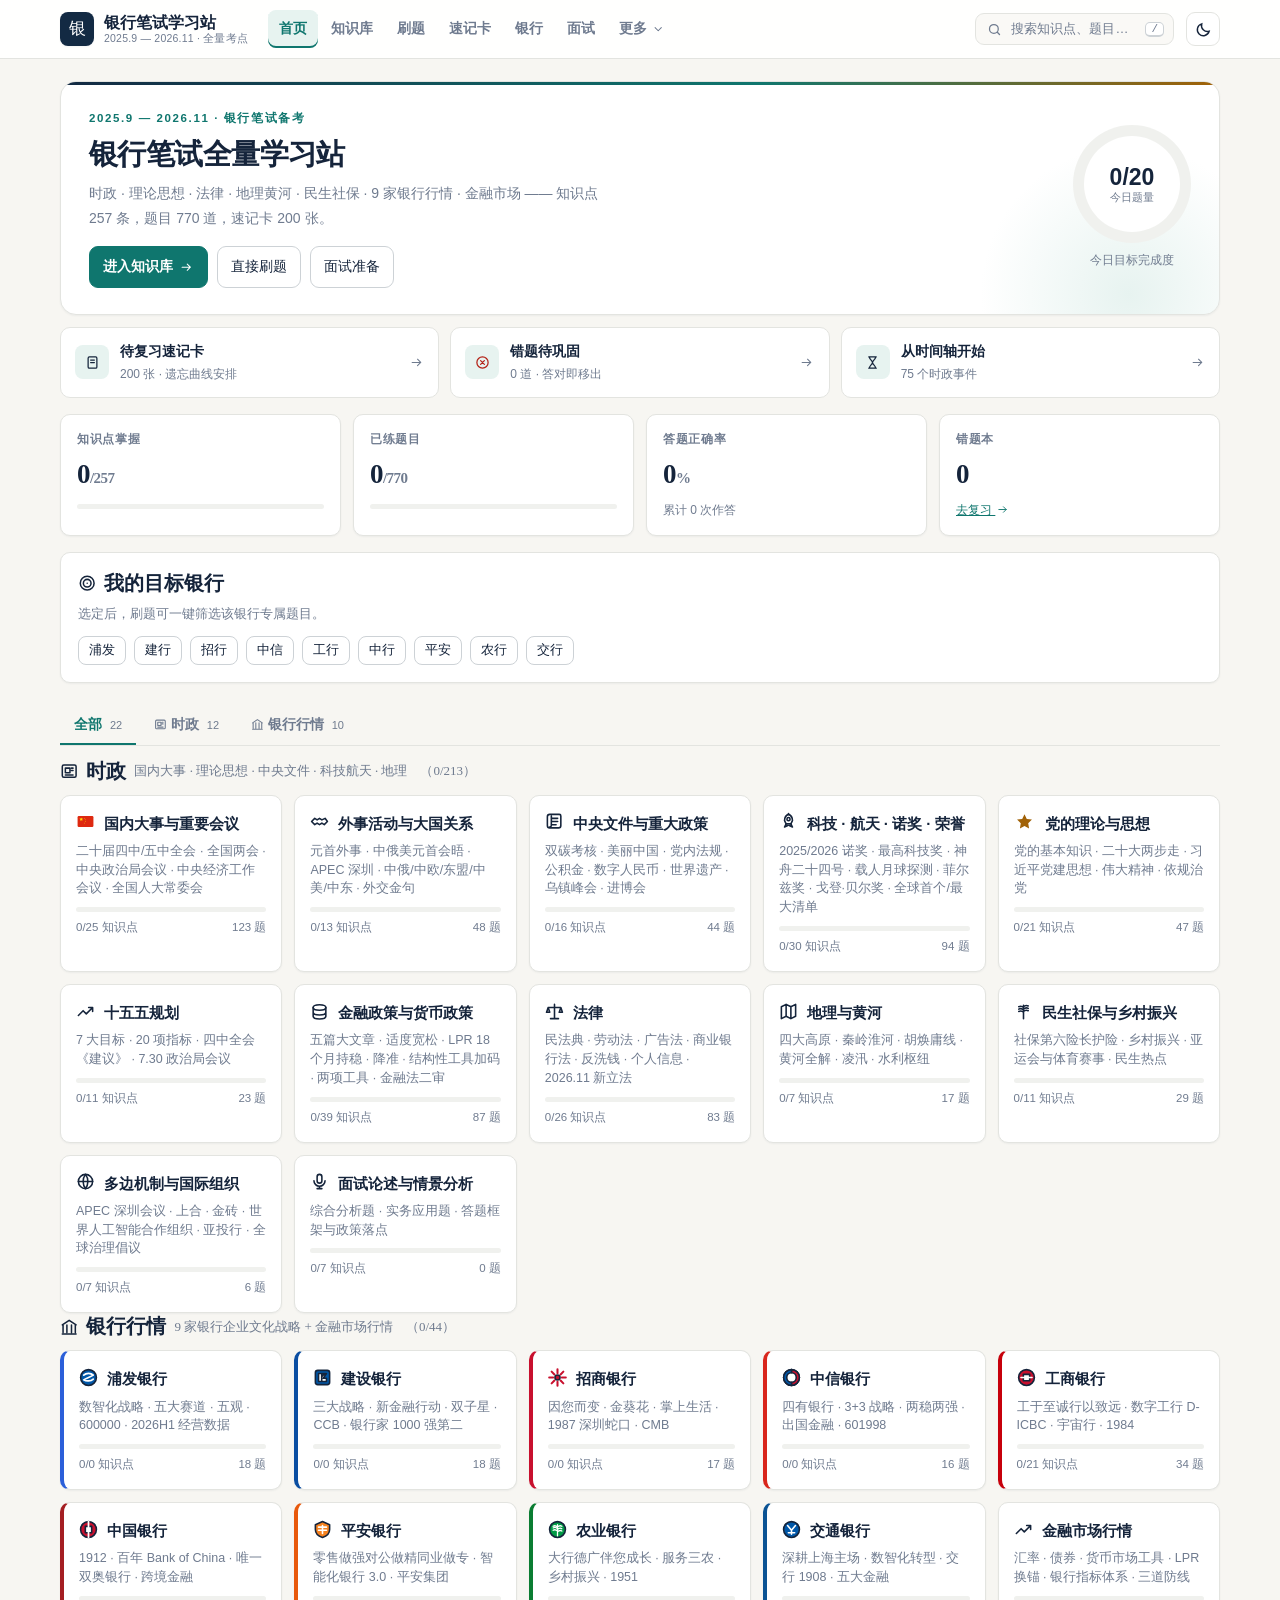
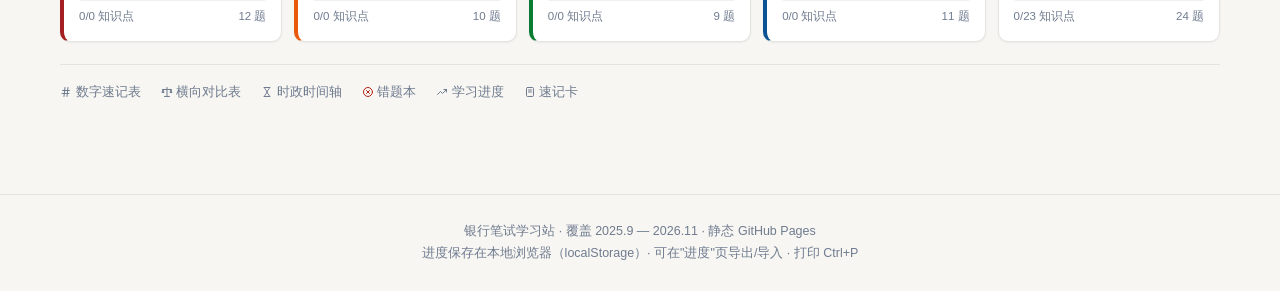
<file: index.html>
<!doctype html>
<html lang="zh-CN" data-theme="light">
<head>
<meta charset="utf-8">
<meta name="viewport" content="width=device-width,initial-scale=1,viewport-fit=cover">
<title>银行笔试学习站 · 2025.9—2026.11 全量考点</title>
<meta name="description" content="银行校招/社招笔试学习站：时政+理论+法律+地理黄河+民生社保+9家银行行情+金融市场+智能刷题+速记卡">
<meta name="theme-color" content="#132a43">
<link rel="stylesheet" href="assets/css/app.css">
</head>
<body>

<!-- SVG sprite: all UI icons (tokens mapped in assets/js/icons.js) -->
<svg xmlns="http://www.w3.org/2000/svg" style="position:absolute;width:0;height:0;overflow:hidden" aria-hidden="true" focusable="false">
  <symbol id="i-arrow-right" viewBox="0 0 24 24"><path d="M4 12h16m-6-6 6 6-6 6"/></symbol>
  <symbol id="i-arrow-left" viewBox="0 0 24 24"><path d="M20 12H4m6-6-6 6 6 6"/></symbol>
  <symbol id="i-arrow-up" viewBox="0 0 24 24"><path d="M12 20V4m-6 6 6-6 6 6"/></symbol>
  <symbol id="i-download" viewBox="0 0 24 24"><path d="M12 3v12m-5-5 5 5 5-5M4 20h16"/></symbol>
  <symbol id="i-upload" viewBox="0 0 24 24"><path d="M12 17V5m-5 5 5-5 5 5M4 21h16"/></symbol>
  <symbol id="i-play" viewBox="0 0 24 24"><path d="m8 5 11 7-11 7V5z" fill="currentColor" stroke="none"/></symbol>
  <symbol id="i-refresh" viewBox="0 0 24 24"><path d="M20 11a8 8 0 1 0-2.3 6.5M20 4v7h-7"/></symbol>
  <symbol id="i-check-square" viewBox="0 0 24 24"><rect x="3" y="3" width="18" height="18" rx="3"/><path d="m8 12 3 3 5-6"/></symbol>
  <symbol id="i-check" viewBox="0 0 24 24"><path d="m5 12 5 5 9-11"/></symbol>
  <symbol id="i-star" viewBox="0 0 24 24"><path d="m12 2.8 2.9 5.9 6.5.9-4.7 4.6 1.1 6.5L12 17.7l-5.8 3 1.1-6.5L2.6 9.6l6.5-.9L12 2.8z" fill="currentColor" stroke="none"/></symbol>
  <symbol id="i-star-o" viewBox="0 0 24 24"><path d="m12 2.8 2.9 5.9 6.5.9-4.7 4.6 1.1 6.5L12 17.7l-5.8 3 1.1-6.5L2.6 9.6l6.5-.9L12 2.8z"/></symbol>
  <symbol id="i-chevron-right" viewBox="0 0 24 24"><path d="m9 6 6 6-6 6"/></symbol>
  <symbol id="i-chevron-down" viewBox="0 0 24 24"><path d="m6 9 6 6 6-6"/></symbol>
  <symbol id="i-x-circle" viewBox="0 0 24 24"><circle cx="12" cy="12" r="9"/><path d="m9 9 6 6m0-6-6 6"/></symbol>
  <symbol id="i-check-circle" viewBox="0 0 24 24"><circle cx="12" cy="12" r="9"/><path d="m8 12 3 3 5-6"/></symbol>
  <symbol id="i-alert-triangle" viewBox="0 0 24 24"><path d="M10.3 3.9 2.6 17.5a2 2 0 0 0 1.7 3h15.4a2 2 0 0 0 1.7-3L13.7 3.9a2 2 0 0 0-3.4 0z"/><path d="M12 9v4m0 4h.01"/></symbol>
  <symbol id="i-help-circle" viewBox="0 0 24 24"><circle cx="12" cy="12" r="9"/><path d="M9.6 9a2.6 2.6 0 1 1 3.7 2.3c-.8.4-1.3 1.2-1.3 2.1v.3m0 3.3h.01"/></symbol>
  <symbol id="i-scales" viewBox="0 0 24 24"><path d="M12 3v18M7 21h10M4 7h16M4 7l-2 6h4L4 7zm16 0-2 6h4l-2-6z"/></symbol>
  <symbol id="i-cards" viewBox="0 0 24 24"><rect x="5" y="3" width="14" height="18" rx="2"/><path d="M9 8h6m-6 4h6"/></symbol>
  <symbol id="i-repeat" viewBox="0 0 24 24"><path d="m17 3 4 3-4 3M3 11V9a3 3 0 0 1 3-3h15M7 21l-4-3 4-3m14-2v2a3 3 0 0 1-3 3H4"/></symbol>
  <symbol id="i-search" viewBox="0 0 24 24"><circle cx="11" cy="11" r="7"/><path d="m20 20-3.5-3.5"/></symbol>
  <symbol id="i-pin" viewBox="0 0 24 24"><path d="M9 3h6l-1 7 4 4v2H6v-2l4-4-1-7zm3 13v5"/></symbol>
  <symbol id="i-trending-up" viewBox="0 0 24 24"><path d="m3 17 6-6 4 4 8-8m0 0h-5m5 0v5"/></symbol>
  <symbol id="i-chart" viewBox="0 0 24 24"><path d="M4 20V10m5 10V4m5 16v-7m5 7V7"/></symbol>
  <symbol id="i-file-pen" viewBox="0 0 24 24"><path d="M14 3H6a2 2 0 0 0-2 2v14a2 2 0 0 0 2 2h12a2 2 0 0 0 2-2v-8"/><path d="M9 8h6m-6 4h3"/><path d="m19 3 2 2-8 8-3 1 1-3 8-8z"/></symbol>
  <symbol id="i-books" viewBox="0 0 24 24"><path d="M12 5.5C10.5 4.3 8.6 4 6 4H4v15h2c2.6 0 4.5.3 6 1.5 1.5-1.2 3.4-1.5 6-1.5h2V4h-2c-2.6 0-4.5.3-6 1.5zM12 5.5v15"/></symbol>
  <symbol id="i-book-open" viewBox="0 0 24 24"><path d="M12 6c-2-1.5-4.5-2-8-2v14c3.5 0 6 .5 8 2 2-1.5 4.5-2 8-2V4c-3.5 0-6 .5-8 2zm0 0v14"/></symbol>
  <symbol id="i-newspaper" viewBox="0 0 24 24"><rect x="3" y="4" width="18" height="16" rx="2"/><path d="M7 8h6v6H7zM15 8h2m-2 3h2M7 17h10"/></symbol>
  <symbol id="i-bank" viewBox="0 0 24 24"><path d="m3 9 9-6 9 6M4 9v10m5-10v10m6-10v10m5-10v10M3 21h18"/></symbol>
  <symbol id="i-flag-cn" viewBox="0 0 24 24"><rect x="2" y="5" width="20" height="14" rx="1.5" fill="#de2910" stroke="none"/><path d="m6.4 7.3 1 1 1.6.2-1.2 1.1.3 1.6-1.5-.8-1.4.8.3-1.6-1.2-1.1 1.6-.2z" fill="#ffde00" stroke="none"/><circle cx="10.8" cy="8" r=".55" fill="#ffde00" stroke="none"/><circle cx="12" cy="9.9" r=".55" fill="#ffde00" stroke="none"/><circle cx="12" cy="12.2" r=".55" fill="#ffde00" stroke="none"/><circle cx="10.8" cy="14" r=".55" fill="#ffde00" stroke="none"/></symbol>
  <symbol id="i-handshake" viewBox="0 0 24 24"><path d="m2 12 4-4 3 2 3-2 3 2 4-2 3 4-4 4-3-2-3 2-3-2-3 2-4-4z"/></symbol>
  <symbol id="i-scroll" viewBox="0 0 24 24"><path d="M6 3h12a2 2 0 0 1 2 2v12a3 3 0 0 1-3 3H6a3 3 0 0 1-3-3V6a3 3 0 0 1 3-3zm0 16a2 2 0 0 0 2-2V5M9 8h7m-7 4h7m-7 4h5"/></symbol>
  <symbol id="i-rocket" viewBox="0 0 24 24"><path d="M12 3c3 1 5 4 5 8l-2 4H9l-2-4c0-4 2-7 5-8z"/><circle cx="12" cy="9" r="2"/><path d="m9 15-2 4 4-2m4-2 2 4-4-2M12 3V2"/></symbol>
  <symbol id="i-coins" viewBox="0 0 24 24"><ellipse cx="12" cy="7" rx="8" ry="3.5"/><path d="M4 7v6c0 2 3.6 3.5 8 3.5s8-1.5 8-3.5V7M4 13v5c0 2 3.6 3.5 8 3.5s8-1.5 8-3.5v-5"/></symbol>
  <symbol id="i-map" viewBox="0 0 24 24"><path d="m3 6 6-3 6 3 6-3v15l-6 3-6-3-6 3V6zm6-3v15m6-12v15"/></symbol>
  <symbol id="i-wheat" viewBox="0 0 24 24"><path d="M12 21V4m0 3c-2-2-4-2-6-1m6 4c-2-2-4-2-6-1m6 4c-2-2-4-2-6-1m6-6c2-2 4-2 6-1m-6 4c2-2 4-2 6-1m-6 4c2-2 4-2 6-1"/></symbol>
  <symbol id="i-globe" viewBox="0 0 24 24"><circle cx="12" cy="12" r="9"/><path d="M3 12h18M12 3a15 15 0 0 1 0 18 15 15 0 0 1 0-18z"/></symbol>
  <symbol id="i-mic" viewBox="0 0 24 24"><rect x="9" y="3" width="6" height="11" rx="3"/><path d="M5 11a7 7 0 0 0 14 0M12 18v3m-3 0h6"/></symbol>
  <symbol id="i-target" viewBox="0 0 24 24"><circle cx="12" cy="12" r="9"/><circle cx="12" cy="12" r="5"/><circle cx="12" cy="12" r="1" fill="currentColor" stroke="none"/></symbol>
  <symbol id="i-hourglass" viewBox="0 0 24 24"><path d="M6 3h12M6 21h12M7 3c0 4 5 6 5 9s-5 5-5 9m10-18c0 4-5 6-5 9s5 5 5 9"/></symbol>
  <symbol id="i-landmark" viewBox="0 0 24 24"><path d="m3 10 9-6 9 6M4 10h16M5 10v9m5-9v9m4-9v9m5-9v9M3 21h18"/></symbol>
  <symbol id="i-gem" viewBox="0 0 24 24"><path d="m12 3 7 6-7 12-7-12 7-6zm-7 6h14M9 9l3 12 3-12"/></symbol>
  <symbol id="i-compass" viewBox="0 0 24 24"><circle cx="12" cy="12" r="9"/><path d="m15.5 8.5-2 5-5 2 2-5 5-2z" fill="currentColor" stroke="none"/></symbol>
  <symbol id="i-tag" viewBox="0 0 24 24"><path d="M3 12V4a1 1 0 0 1 1-1h8l9 9-9 9-9-9z"/><circle cx="7.5" cy="7.5" r="1.5" fill="currentColor" stroke="none"/></symbol>
  <symbol id="i-trash" viewBox="0 0 24 24"><path d="M4 7h16M9 7V4h6v3m3 0-1 14H7L6 7m4 4v6m4-6v6"/></symbol>
  <symbol id="i-dumbbell" viewBox="0 0 24 24"><path d="M3 9v6m3-8v10m3-7v4m6-4v4m3-7v10m3-8v6M9 12h6"/></symbol>
  <symbol id="i-thumbs-up" viewBox="0 0 24 24"><path d="M7 10v11H4V10h3zm0 0 4-7a2 2 0 0 1 3 2l-1 4h5a2 2 0 0 1 2 2.5l-2 8a2 2 0 0 1-2 1.5H7"/></symbol>
  <symbol id="i-party" viewBox="0 0 24 24"><path d="M4 20 9 7l8 8-13 5z"/><path d="M13 3v3m4-1-2 3m4 2-3 1M5 3l2 3"/></symbol>
  <symbol id="i-shrug" viewBox="0 0 24 24"><circle cx="12" cy="4.5" r="2"/><path d="M8 9h8l2 5-3 1-1 9h-4l-1-9-3-1 2-5zM4 10l2 3m14-3-2 3"/></symbol>
  <symbol id="i-inbox" viewBox="0 0 24 24"><path d="M3 13h5l2 3h4l2-3h5M3 13l3-8h12l3 8v6a2 2 0 0 1-2 2H5a2 2 0 0 1-2-2v-6z"/></symbol>
  <symbol id="i-eye" viewBox="0 0 24 24"><path d="M2 12s3.6-6 10-6 10 6 10 6-3.6 6-10 6-10-6-10-6z"/><circle cx="12" cy="12" r="3"/></symbol>
  <symbol id="i-eye-off" viewBox="0 0 24 24"><path d="M3 3l18 18M10.6 6.2A11 11 0 0 1 12 6c6.4 0 10 6 10 6a17 17 0 0 1-3.2 3.6M6.5 8C3.9 9.7 2 12 2 12s3.6 6 10 6c1.3 0 2.5-.2 3.5-.6"/><path d="M9.9 9.9a3 3 0 0 0 4.2 4.2"/></symbol>
  <symbol id="i-hash" viewBox="0 0 24 24"><path d="M5 9h14M4 15h14M10 3 8 21M16 3l-2 18"/></symbol>
  <symbol id="i-dot" viewBox="0 0 24 24"><circle cx="12" cy="12" r="9" fill="currentColor" stroke="none"/></symbol>
  <symbol id="i-diamond" viewBox="0 0 24 24"><rect x="6" y="6" width="12" height="12" transform="rotate(45 12 12)" fill="currentColor" stroke="none"/></symbol>

  <!-- bank brand marks (simplified) -->
  <symbol id="i-bank-spdb" viewBox="0 0 24 24"><circle cx="12" cy="12" r="10" fill="#0057a8"/><path d="M6 9c3-3 9-3 12 0-3 2-9 4-12 6 3 2 9 2 12-1" fill="none" stroke="#fff" stroke-width="2.2" stroke-linecap="round"/></symbol>
  <symbol id="i-bank-ccb" viewBox="0 0 24 24"><rect x="3" y="3" width="18" height="18" rx="3" fill="#0057a8"/><path d="M7 7h4v10H7zm6 0h4l-4 6h4v4h-6v-6l4-4h-4z" fill="#fff"/></symbol>
  <symbol id="i-bank-cmb" viewBox="0 0 24 24"><circle cx="12" cy="12" r="3.2" fill="#c8102e"/><path d="M12 1.5v5M12 17.5v5M1.5 12h5M17.5 12h5M4.6 4.6l3.5 3.5M15.9 15.9l3.5 3.5M19.4 4.6l-3.5 3.5M8.1 15.9l-3.5 3.5" stroke="#c8102e" stroke-width="2.6" stroke-linecap="round"/></symbol>
  <symbol id="i-bank-citic" viewBox="0 0 24 24"><circle cx="12" cy="12" r="10" fill="#fff"/><path d="M12 2a10 10 0 0 1 0 20v-4a6 6 0 0 0 0-12z" fill="#c8102e"/><path d="M12 2a10 10 0 0 0 0 20v-4a6 6 0 0 1 0-12z" fill="#0057a8"/></symbol>
  <symbol id="i-bank-icbc" viewBox="0 0 24 24"><circle cx="12" cy="12" r="10" fill="#c8102e"/><rect x="8" y="8" width="8" height="8" fill="#fff"/><path d="M5 12h14" stroke="#fff" stroke-width="2"/></symbol>
  <symbol id="i-bank-boc" viewBox="0 0 24 24"><circle cx="12" cy="12" r="10" fill="#c8102e"/><rect x="8" y="8" width="8" height="8" fill="#fff"/><path d="M12 2v20" stroke="#fff" stroke-width="2.2"/></symbol>
  <symbol id="i-bank-pab" viewBox="0 0 24 24"><path d="M12 2 21 6v6c0 5-4 8.5-9 10C7 20.5 3 17 3 12V6z" fill="#f58220"/><path d="M7 9h10M7 13h10M12 7v10" stroke="#fff" stroke-width="2"/></symbol>
  <symbol id="i-bank-abc" viewBox="0 0 24 24"><circle cx="12" cy="12" r="10" fill="#009944"/><path d="M12 20V6m0 3c-2-2-4-2-5.5-1M12 11c-2-2-4-2-5.5-1M12 14c-2-2-4-2-5.5-1M12 9c2-2 4-2 5.5-1M12 12c2-2 4-2 5.5-1M12 15c2-2 4-2 5.5-1" fill="none" stroke="#fff" stroke-width="1.6" stroke-linecap="round"/></symbol>
  <symbol id="i-bank-bocom" viewBox="0 0 24 24"><circle cx="12" cy="12" r="10" fill="#0057a8"/><path d="m7 7 5 6 5-6M12 13v5m-4-2h8" fill="none" stroke="#fff" stroke-width="2" stroke-linecap="round"/></symbol>
</svg>

<header class="topbar">
  <div class="topbar-in">
    <a class="brand" href="#/" aria-label="银行笔试学习站首页">
      <span class="brand-mark" aria-hidden="true">银</span>
      <span class="brand-txt">银行笔试学习站<small>2025.9 — 2026.11 · 全量考点</small></span>
    </a>
    <nav class="nav" id="nav" aria-label="主导航">
      <a href="#/" data-r="/">首页</a>
      <a href="#/learn" data-r="/learn">知识库</a>
      <a href="#/quiz" data-r="/quiz">刷题</a>
      <a href="#/cards" data-r="/cards">速记卡</a>
      <a href="#/banks" data-r="/banks">银行</a>
      <a href="#/interview" data-r="/interview">面试</a>
      <details class="nav-more" id="navMore">
        <summary aria-label="更多页面">更多 <svg class="ico" viewBox="0 0 24 24" aria-hidden="true" focusable="false"><use href="#i-chevron-down"></use></svg></summary>
        <div class="nav-group-t">更多工具</div>
        <div class="more-menu">
          <a href="#/timeline" data-r="/timeline">时间轴</a>
          <a href="#/numbers" data-r="/numbers">数字表</a>
          <a href="#/compare" data-r="/compare">横向对比</a>
          <a href="#/wrong" data-r="/wrong">错题本</a>
          <a href="#/progress" data-r="/progress">学习进度</a>
        </div>
      </details>
    </nav>
    <div class="spacer"></div>
    <button class="search-pill" id="searchBtn" title="搜索（/）" aria-label="搜索">
      <svg viewBox="0 0 24 24" width="15" height="15" fill="none" stroke="currentColor" stroke-width="2" stroke-linecap="round" aria-hidden="true"><circle cx="11" cy="11" r="7"></circle><path d="m20 20-3.5-3.5"></path></svg>
      <span class="sp">搜索知识点、题目…</span><span class="kbd">/</span>
    </button>
    <button class="icon-btn" id="themeBtn" title="切换主题（t）" aria-label="切换主题"></button>
    <button class="icon-btn only-mobile" id="menuBtn" title="菜单" aria-label="打开菜单" aria-expanded="false" aria-controls="nav">
      <svg viewBox="0 0 24 24" width="17" height="17" fill="none" stroke="currentColor" stroke-width="2" stroke-linecap="round" aria-hidden="true"><path d="M4 7h16M4 12h16M4 17h16"></path></svg>
    </button>
  </div>
  <div class="search-panel" id="searchPanel" hidden>
    <input id="globalSearch" placeholder="搜索知识点、题目、银行、数字…（Esc 关闭）" autocomplete="off" aria-label="全站搜索">
    <div class="search-results" id="searchResults"></div>
  </div>
</header>

<main id="view" class="view"></main>

<button class="btn primary only-mobile tabbar" id="toTop" title="回到顶部" aria-label="回到顶部"><svg class="ico" viewBox="0 0 24 24" aria-hidden="true" focusable="false"><use href="#i-arrow-up"></use></svg></button>

<footer class="foot">
  <div>银行笔试学习站 · 覆盖 2025.9 — 2026.11 · 静态 GitHub Pages</div>
  <div class="muted">进度保存在本地浏览器（localStorage）· 可在"进度"页导出/导入 · 打印 Ctrl+P</div>
</footer>

<div class="toast" id="toast" hidden role="status" aria-live="polite"></div>

<!-- data -->
<script src="data/taxonomy.js"></script>
<script src="data/points-a.js"></script>
<script src="data/points-b.js"></script>
<script src="data/points-c.js"></script>
<script src="data/points-d.js"></script>
<script src="data/points-e.js"></script>
<script src="data/points-f.js"></script>
<script src="data/banks.js"></script>
<script src="data/questions-a.js"></script>
<script src="data/questions-b.js"></script>
<script src="data/questions-c.js"></script>
<script src="data/questions-d.js"></script>
<script src="data/interview.js"></script>
<script src="data/interview-extra.js"></script>
<script src="data/cards.js"></script>
<script src="data/timeline.js"></script>
<script src="data/numbers.js"></script>
<script src="data/comparisons.js"></script>
<!-- app -->
<script src="assets/js/icons.js"></script>
<script src="assets/js/core.js"></script>
<script src="assets/js/views.js"></script>
<script src="assets/js/app.js"></script>
</body>
</html>
</file>
<file: assets/css/app.css>
/* 银行笔试学习站 · design system — paper & ink */
:root{
  --paper:#f7f6f2; --surface:#fff; --surface-2:#faf9f6;
  --ink:#15243b; --ink-2:#34425a; --muted:#6f7b8f;
  --line:#e3e4e0; --line-2:#cdd2d6;
  --navy:#132a43; --accent:#0f766e; --accent-2:#115e59; --accent-soft:#e7f3f0;
  --on-accent:#fff; --gold:#a16207; --gold-soft:#fbf2e1;
  --ok:#0f766e; --warn:#b45309; --err:#b42318; --err-soft:#fdeceb;
  --chip:#f0f1ee;
  --shadow-sm:0 1px 2px rgba(19,42,67,.05);
  --shadow:0 6px 20px rgba(19,42,67,.08);
  --shadow-lg:0 16px 42px rgba(19,42,67,.15);
  --r:10px; --r-lg:16px;
  --serif:Georgia,"Times New Roman","Noto Serif SC","Source Han Serif SC","Songti SC",serif;
  --sans:-apple-system,BlinkMacSystemFont,"Segoe UI","PingFang SC","Hiragino Sans GB","Microsoft YaHei",sans-serif;
  --mono:ui-monospace,SFMono-Regular,Menlo,Consolas,monospace;
  --maxw:1200px;
}
[data-theme="dark"]{
  --paper:#0b1421; --surface:#121d2d; --surface-2:#172437;
  --ink:#edf2f8; --ink-2:#cbd6e5; --muted:#94a3b8;
  --line:#26354a; --line-2:#374a63;
  --navy:#0d1b2c; --accent:#5eead4; --accent-2:#2dd4bf; --accent-soft:#133833;
  --on-accent:#08201e; --gold:#fbbf24; --gold-soft:#3b2c14;
  --ok:#5eead4; --warn:#fbbf24; --err:#fca5a5; --err-soft:#3b1d24;
  --chip:#1b2a3d;
  --shadow-sm:0 1px 2px rgba(0,0,0,.25);
  --shadow:0 6px 20px rgba(0,0,0,.35);
  --shadow-lg:0 16px 42px rgba(0,0,0,.5);
}
*{box-sizing:border-box}
html{scroll-behavior:smooth}
body{
  margin:0;background:var(--paper);color:var(--ink);
  font:16px/1.75 var(--sans);
  -webkit-font-smoothing:antialiased;
}
::selection{background:var(--accent-soft);color:var(--ink)}
:focus-visible{outline:2px solid var(--accent);outline-offset:2px;border-radius:4px}
a{color:var(--accent)}
b{font-weight:700;color:var(--ink)}
[data-theme="dark"] b{color:#fff}
h1,h2,h3,h4{line-height:1.35;margin:0 0 10px}
h1,h2,h3{font-family:var(--serif)}
.muted{color:var(--muted)}
.small{font-size:13px}
.mono{font-family:var(--mono)}
mark{background:var(--gold-soft);color:var(--ink);padding:0 2px;border-radius:3px}

/* ── inline SVG icons ── */
.ico{display:inline-block;width:.92em;height:.92em;flex:none;vertical-align:-.13em;
  fill:none;stroke:currentColor;stroke-width:2;stroke-linecap:round;stroke-linejoin:round;overflow:visible}
.ico-inline{margin:0 .1em}
.ico-ok{color:var(--ok)}
.ico-warn{color:var(--warn)}
.ico-err{color:var(--err)}
.ico-dot-red{color:#ef4444}
.ico-dot-blue{color:#2563eb}
.ico-dot-orange{color:#f97316}
.ico-dot-green{color:#16a34a}
.ico-flag{width:1.25em;height:1em;vertical-align:-.12em}
.ico.i-star{color:var(--gold)}
.mi .ico,.cs-ico .ico,.empty .ei .ico{width:1em;height:1em;vertical-align:middle}
.ico-bank{width:1.15em;height:1.15em;vertical-align:-.16em}
.page-head h1 .ico-bank{width:.95em;height:.95em;vertical-align:-.1em}

/* ── topbar ── */
.topbar{position:sticky;top:0;z-index:60;background:color-mix(in srgb,var(--surface) 93%,transparent);
  border-bottom:1px solid var(--line);backdrop-filter:blur(14px) saturate(1.3)}
.topbar-in{max-width:var(--maxw);margin:0 auto;padding:9px 20px;display:flex;align-items:center;gap:12px;min-height:58px}
.brand{display:flex;align-items:center;gap:10px;text-decoration:none;color:var(--ink);flex:none}
.brand-mark{width:34px;height:34px;border-radius:8px;display:grid;place-items:center;color:#fff;font-size:17px;
  font-family:var(--serif);background:var(--navy);box-shadow:var(--shadow-sm)}
[data-theme="dark"] .brand-mark{background:var(--accent);color:var(--on-accent)}
.brand-txt{font-family:var(--serif);font-size:16px;font-weight:700;line-height:1.15;white-space:nowrap}
.brand-txt small{display:block;font-family:var(--sans);font-weight:500;font-size:10.5px;color:var(--muted);letter-spacing:.02em}
.nav{display:flex;align-items:center;gap:2px;margin-left:8px}
.nav a,.nav-more summary{text-decoration:none;color:var(--muted);padding:7px 11px;border-radius:8px;
  font-size:13.5px;font-weight:600;white-space:nowrap;transition:.15s;cursor:pointer;list-style:none}
.nav a:hover,.nav-more summary:hover{background:var(--surface-2);color:var(--ink)}
.nav a.active{color:var(--accent);background:var(--accent-soft);box-shadow:inset 0 -2px 0 var(--accent)}
.nav-more{position:relative}
.nav-more summary{display:flex;align-items:center;gap:5px}
.nav-more summary::-webkit-details-marker{display:none}
.nav-more[open] summary{background:var(--surface-2);color:var(--ink)}
.more-menu{position:absolute;right:0;top:calc(100% + 9px);min-width:176px;display:grid;gap:2px;
  background:var(--surface);border:1px solid var(--line);border-radius:12px;padding:6px;box-shadow:var(--shadow-lg)}
.more-menu a{font-weight:500;font-size:13.5px}
.nav-group-t{display:none}
.spacer{flex:1}
.search-pill{display:flex;align-items:center;gap:9px;border:1px solid var(--line);background:var(--surface-2);
  color:var(--muted);border-radius:9px;padding:6px 9px 6px 11px;cursor:pointer;font-size:13px;font-family:inherit;transition:.15s;flex:none}
.search-pill:hover{border-color:var(--accent);color:var(--ink)}
.search-pill .kbd{margin-left:8px}
.kbd{font:11px var(--mono);border:1px solid var(--line-2);border-bottom-width:2px;border-radius:5px;
  padding:0 5px;color:var(--muted);background:var(--surface)}
.icon-btn{width:34px;height:34px;border:1px solid var(--line);background:var(--surface);color:var(--ink);
  border-radius:9px;cursor:pointer;font-size:15px;display:grid;place-items:center;flex:none;transition:.15s}
.icon-btn:hover{border-color:var(--accent);color:var(--accent)}
.only-mobile{display:none}

.search-panel{border-top:1px solid var(--line);background:var(--surface-2);padding:10px 20px}
.search-panel>input{width:100%;max-width:var(--maxw);margin:0 auto;display:block;border:1px solid var(--line-2);
  background:var(--surface);color:var(--ink);border-radius:10px;padding:10px 13px;font-size:15px;outline:0;font-family:inherit}
.search-panel>input:focus{border-color:var(--accent);box-shadow:0 0 0 3px var(--accent-soft)}
.search-results{max-width:var(--maxw);margin:8px auto 0;max-height:56vh;overflow:auto}
.sr-group{font-size:11.5px;color:var(--accent);font-weight:800;letter-spacing:.1em;margin:12px 0 4px}
.sr-item{display:block;padding:8px 11px;border-radius:9px;text-decoration:none;color:var(--ink);cursor:pointer}
.sr-item:hover,.sr-item.sel{background:var(--accent-soft)}
.sr-item .sr-t{font-weight:600;font-size:14.5px}
.sr-item .sr-d{font-size:12.5px;color:var(--muted);margin-top:2px;
  display:-webkit-box;-webkit-line-clamp:2;-webkit-box-orient:vertical;overflow:hidden}
.sr-empty{padding:22px;text-align:center;color:var(--muted);font-size:14px}

/* ── layout ── */
.view{max-width:var(--maxw);margin:0 auto;padding:22px 20px 90px;min-height:70vh}
.foot{text-align:center;color:var(--muted);font-size:12.5px;padding:26px 20px;border-top:1px solid var(--line)}
.page-head{margin-bottom:18px}
.page-head h1{font-size:27px;margin:0 0 5px;letter-spacing:-.01em}
.page-head p{margin:0;color:var(--muted);font-size:14px}
.crumbs{font-size:12px;color:var(--muted);margin-bottom:7px}
.crumbs a{color:var(--muted);text-decoration:none}
.crumbs a:hover{color:var(--accent)}
.crumbs span{margin:0 6px;color:var(--line-2)}

.card{background:var(--surface);border:1px solid var(--line);border-radius:var(--r);padding:17px;box-shadow:var(--shadow-sm)}
.card.pad-lg{padding:22px}
.grid{display:grid;gap:12px}
.g2{grid-template-columns:repeat(2,1fr)}
.g3{grid-template-columns:repeat(3,1fr)}
.g4{grid-template-columns:repeat(4,1fr)}
.gauto{grid-template-columns:repeat(auto-fill,minmax(220px,1fr))}
.row{display:flex;gap:8px;flex-wrap:wrap;align-items:center}
.row.between{justify-content:space-between}
.sec{margin-top:16px}

h2.sec-t{font-size:20px;display:flex;align-items:center;gap:8px;margin:0 0 10px}
h3.sec-t{font-size:16px;margin:16px 0 8px}

/* ── buttons ── */
.btn{display:inline-flex;align-items:center;gap:6px;border:1px solid var(--line-2);background:var(--surface);color:var(--ink);
  border-radius:9px;padding:8px 13px;cursor:pointer;font-size:13.5px;text-decoration:none;transition:.15s;font-family:inherit}
.btn:hover{border-color:var(--accent);color:var(--accent);transform:translateY(-1px)}
.btn.primary{background:var(--accent);border-color:var(--accent);color:var(--on-accent);font-weight:700}
.btn.primary:hover{background:var(--accent-2);color:var(--on-accent)}
.btn.sm{padding:5px 10px;font-size:12.5px;border-radius:8px}
.btn.on{background:var(--accent-soft);border-color:var(--accent);color:var(--accent);font-weight:700}
.btn.ghost{background:transparent}
.btn:disabled{opacity:.45;cursor:not-allowed;transform:none}
.seg{display:inline-flex;background:var(--chip);border:1px solid var(--line);border-radius:9px;padding:2px;gap:2px;flex-wrap:wrap}
.seg button{border:0;background:transparent;color:var(--muted);padding:6px 11px;border-radius:7px;cursor:pointer;font-size:13.5px;font-family:inherit}
.seg button.on{background:var(--surface);color:var(--accent);font-weight:700;box-shadow:var(--shadow-sm)}
input[type=text],input[type=number],select{font-family:inherit}

/* ── home masthead ── */
.masthead{position:relative;overflow:hidden;display:flex;gap:26px;align-items:center;justify-content:space-between;
  border:1px solid var(--line);border-radius:var(--r-lg);background:var(--surface);padding:26px 28px;box-shadow:var(--shadow-sm)}
.masthead::before{content:"";position:absolute;top:0;left:0;right:0;height:3px;
  background:linear-gradient(90deg,var(--navy),var(--accent) 60%,var(--gold))}
.masthead::after{content:"";position:absolute;right:-60px;bottom:-130px;width:300px;height:300px;border-radius:50%;
  background:radial-gradient(circle,var(--accent-soft),transparent 70%);pointer-events:none}
.masthead-main,.goal-wrap{position:relative;z-index:1}
.eyebrow{font-size:11.5px;letter-spacing:.14em;text-transform:uppercase;color:var(--accent);font-weight:800;margin-bottom:7px}
.masthead h1{font-size:29px;margin:0 0 7px;letter-spacing:-.02em}
.masthead p{margin:0;color:var(--muted);font-size:14px;max-width:68ch}
.masthead-cta{display:flex;gap:9px;flex-wrap:wrap;margin-top:16px}
.goal-wrap{display:flex;flex-direction:column;align-items:center;gap:7px;flex:none}
.goal-wrap .small{font-size:12px;color:var(--muted)}
.continue-strip{display:grid;grid-template-columns:repeat(3,1fr);gap:11px;margin-top:12px}
.cs-item{display:flex;align-items:center;gap:11px;background:var(--surface);border:1px solid var(--line);
  border-radius:var(--r);padding:12px 14px;text-decoration:none;color:var(--ink);transition:.15s}
.cs-item:hover{border-color:var(--accent);transform:translateY(-2px)}
.cs-ico{width:34px;height:34px;border-radius:8px;background:var(--accent-soft);display:grid;place-items:center;font-size:15px;flex:none}
.cs-txt{flex:1;min-width:0}
.cs-txt b{display:block;font-size:13.5px}
.cs-txt small{display:block;font-size:12px;color:var(--muted)}
.cs-arrow{color:var(--muted);font-size:14px}

.stat{background:var(--surface);border:1px solid var(--line);border-radius:var(--r);padding:14px 16px;box-shadow:var(--shadow-sm)}
.stat .lb{font-size:11.5px;color:var(--muted);font-weight:700;letter-spacing:.06em;text-transform:uppercase}
.stat .v{font-family:var(--serif);font-size:27px;font-weight:700;letter-spacing:-.02em;margin:2px 0;font-variant-numeric:tabular-nums}
.stat .s{font-size:12px;color:var(--muted)}

.ring{--p:0;width:118px;height:118px;border-radius:50%;display:grid;place-items:center;flex:none;
  background:conic-gradient(var(--accent) calc(var(--p)*1%),var(--chip) 0);position:relative}
.ring::after{content:"";position:absolute;inset:11px;border-radius:50%;background:var(--surface)}
.ring>div{position:relative;z-index:1;text-align:center;line-height:1.15}
.ring .pv{font-size:23px;font-weight:800;font-variant-numeric:tabular-nums}
.ring .pl{font-size:11px;color:var(--muted)}
.bar{height:7px;background:var(--chip);border-radius:999px;overflow:hidden}
.bar i{display:block;height:100%;border-radius:999px;background:linear-gradient(90deg,var(--navy),var(--accent));transition:width .35s}
.bar.thin{height:5px}

.tabs{display:flex;gap:4px;border-bottom:1px solid var(--line);margin:24px 0 12px;flex-wrap:wrap}
.tabs button{border:0;background:transparent;color:var(--muted);padding:9px 14px;font-size:14px;font-family:inherit;
  cursor:pointer;border-bottom:2px solid transparent;font-weight:600}
.tabs button:hover{color:var(--ink)}
.tabs button.on{color:var(--accent);border-bottom-color:var(--accent)}
.tabs button span{font-size:11px;color:var(--muted);margin-left:4px;font-weight:400}
.tools-row{display:flex;flex-wrap:wrap;gap:8px 20px;margin-top:22px;padding-top:16px;border-top:1px solid var(--line)}
.tools-row a{font-size:13px;color:var(--muted);text-decoration:none}
.tools-row a:hover{color:var(--accent)}

/* ── module / point cards ── */
.mod{background:var(--surface);border:1px solid var(--line);border-radius:var(--r);padding:15px;text-decoration:none;
  color:var(--ink);display:block;box-shadow:var(--shadow-sm);transition:.16s;position:relative;overflow:hidden}
.mod:hover{transform:translateY(-3px);box-shadow:var(--shadow);border-color:var(--accent)}
.mod .mh{display:flex;align-items:flex-start;gap:9px;margin-bottom:5px}
.mod .mi{font-size:19px;line-height:1}
.mod .mt{font-weight:700;font-size:15px}
.mod .md{font-size:12.5px;color:var(--muted);margin:4px 0 9px;line-height:1.5}
.mod .mstat{display:flex;justify-content:space-between;font-size:11.5px;color:var(--muted);margin-top:5px;font-variant-numeric:tabular-nums}
.mod.done{border-color:var(--ok)}
.mod .mbadge{position:absolute;top:10px;right:11px;font-size:10.5px;color:var(--ok);font-weight:700}

.pt{background:var(--surface);border:1px solid var(--line);border-radius:var(--r);overflow:hidden;box-shadow:var(--shadow-sm);margin-bottom:9px}
.pt>summary{padding:13px 15px;cursor:pointer;font-weight:600;font-size:14.5px;list-style:none;display:flex;gap:10px;align-items:flex-start}
.pt>summary::-webkit-details-marker{display:none}
.pt>summary .pchev{color:var(--accent);flex:none;margin-top:3px;display:inline-flex;transition:transform .18s}
.pt[open]>summary .pchev{transform:rotate(90deg)}
.pt>summary:hover{background:var(--surface-2)}
.pt .pbody{padding:0 15px 15px;border-top:1px solid var(--line);padding-top:12px}
.pt .pmeta{display:flex;gap:7px;flex-wrap:wrap;align-items:center;margin-left:auto;padding-left:8px}
.pt .pacts{display:flex;gap:6px;flex-wrap:wrap;margin-top:11px;padding-top:10px;border-top:1px dashed var(--line)}
.star{border:1px solid var(--line-2);background:var(--surface);border-radius:8px;padding:3px 9px;cursor:pointer;font-size:12.5px;color:var(--muted);font-family:inherit}
.star.on{background:var(--ok);border-color:var(--ok);color:var(--on-accent);font-weight:600}

.tag{display:inline-block;background:var(--chip);border:1px solid var(--line);border-radius:6px;padding:1px 7px;font-size:11.5px;color:var(--muted);text-decoration:none}
.tag.t-must,.tag.must{background:#fce8f2;border-color:#f4c4dc;color:#9c1b62}
.tag.t-hot,.tag.hot{background:var(--gold-soft);border-color:#eacb8d;color:var(--gold)}
.tag.t-num,.tag.num{background:#e6f1f8;border-color:#bad9ec;color:#155e8a}
.tag.t-new,.tag.new{background:#e7f5ec;border-color:#b6e2c6;color:#19663c}
.tag.t-trap,.tag.trap{background:var(--err-soft);border-color:#f3c4c0;color:var(--err)}
.tag.t-bank,.tag.bank{background:#eeeafc;border-color:#cfc6ef;color:#4b358e}
.tag.ok{background:var(--accent-soft);border-color:var(--accent);color:var(--accent)}
[data-theme="dark"] .tag.t-must,[data-theme="dark"] .tag.must{background:#48172f;color:#ffb8d8}
[data-theme="dark"] .tag.t-hot,[data-theme="dark"] .tag.hot{background:#3b2c14;color:#fcd68a}
[data-theme="dark"] .tag.t-num,[data-theme="dark"] .tag.num{background:#132f49;color:#a9d6f5}
[data-theme="dark"] .tag.t-new,[data-theme="dark"] .tag.new{background:#153a28;color:#9ce6bb}
[data-theme="dark"] .tag.t-trap,[data-theme="dark"] .tag.trap{background:#3b1d24;color:#ffbdb7}
[data-theme="dark"] .tag.t-bank,[data-theme="dark"] .tag.bank{background:#2a2350;color:#cbc0ff}

.callout{border-left:3px solid var(--accent);background:var(--accent-soft);border-radius:0 9px 9px 0;padding:11px 14px;margin:12px 0;font-size:14px}
.callout.warn{border-color:var(--warn);background:var(--gold-soft)}
.callout.err{border-color:var(--err);background:var(--err-soft)}
.callout.ok{border-color:var(--ok);background:var(--accent-soft)}

/* ── tables ── */
.tw{overflow-x:auto;border:1px solid var(--line);border-radius:var(--r);margin:10px 0;-webkit-overflow-scrolling:touch}
table{width:100%;border-collapse:collapse;font-size:13.5px;background:var(--surface)}
.tw table{min-width:560px}
th,td{border-bottom:1px solid var(--line);border-right:1px solid var(--line);padding:9px 11px;text-align:left;vertical-align:top}
th:last-child,td:last-child{border-right:0}
tr:last-child td{border-bottom:0}
thead th{background:var(--surface-2);font-size:12.5px;font-weight:700;position:sticky;top:0;white-space:nowrap;color:var(--ink-2)}
tbody tr:hover{background:var(--surface-2)}
td.k{font-weight:700;background:var(--surface-2);white-space:nowrap;font-variant-numeric:tabular-nums}
.tw.hide tbody td:not(.k),.tw.hide thead th:not(:first-child){filter:blur(4.5px);user-select:none;transition:filter .18s}
.tw.hide tbody tr:hover td:not(.k){filter:none}

/* ── quiz ── */
.quiz-head{display:flex;justify-content:space-between;align-items:center;gap:14px;flex-wrap:wrap;
  background:var(--surface);border:1px solid var(--line);border-radius:var(--r);padding:12px 15px;margin-bottom:12px}
.quiz-head .bar{min-width:130px;margin-top:5px}
.quiz-meta{display:flex;gap:6px;flex-wrap:wrap;justify-content:flex-end}
.q{background:var(--surface);border:1px solid var(--line);border-radius:var(--r);padding:21px 23px;margin-bottom:12px;box-shadow:var(--shadow-sm)}
.q.right{border-color:var(--ok);background:color-mix(in srgb,var(--ok) 4%,var(--surface))}
.q.wrong{border-color:var(--err);background:color-mix(in srgb,var(--err) 4%,var(--surface))}
.q .qh{display:flex;gap:11px;align-items:flex-start;margin-bottom:14px}
.q .qn{background:var(--navy);color:#fff;border-radius:7px;min-width:28px;height:28px;display:grid;place-items:center;
  font-size:13px;font-weight:700;flex:none;margin-top:2px;font-family:var(--mono)}
[data-theme="dark"] .q .qn{background:var(--accent);color:var(--on-accent)}
.q .qs{font-weight:600;font-size:17px;line-height:1.7}
.opts{display:flex;flex-direction:column;gap:9px}
.opt{display:flex;gap:11px;align-items:flex-start;border:1px solid var(--line);border-radius:10px;padding:11px 13px;
  cursor:pointer;font-size:14.5px;line-height:1.6;transition:.13s;background:var(--surface)}
.opt:hover{border-color:var(--accent);background:var(--accent-soft)}
.opt .ol{font-weight:700;flex:none;width:26px;height:26px;border:1px solid var(--line-2);border-radius:6px;
  display:grid;place-items:center;background:var(--surface-2);font-size:12px;font-family:var(--mono)}
.opt.sel{border-color:var(--accent);background:var(--accent-soft)}
.opt.sel .ol{background:var(--accent);border-color:var(--accent);color:var(--on-accent)}
.opt.ok{border-color:var(--ok);background:color-mix(in srgb,var(--ok) 12%,var(--surface))}
.opt.ok .ol{background:var(--ok);border-color:var(--ok);color:var(--on-accent)}
.opt.no{border-color:var(--err);background:var(--err-soft)}
.opt.no .ol{background:var(--err);border-color:var(--err);color:#fff}
[data-theme="dark"] .opt.no .ol,[data-theme="dark"] .fc .mini.bad,[data-theme="dark"] .fc .mini.mid{color:#261017}
.opt.lock{cursor:default}
.opt.lock:hover{border-color:var(--line);background:var(--surface)}
.expl{margin-top:14px;background:var(--surface-2);border-radius:9px;padding:12px 14px;font-size:13.5px;line-height:1.75;border-left:3px solid var(--accent)}
.expl .eh{font-weight:700;margin-bottom:4px;font-size:12.5px;color:var(--accent)}
.qfoot{display:flex;gap:7px;flex-wrap:wrap;align-items:center;margin-top:13px;padding-top:11px;border-top:1px dashed var(--line)}
.answer-sheet{border:1px solid var(--line);border-radius:var(--r);background:var(--surface);margin-top:12px;overflow:hidden}
.sheet-toggle{list-style:none;cursor:pointer;padding:9px 13px;font-size:13px;font-weight:600;color:var(--muted);display:flex;gap:8px;align-items:center}
.sheet-toggle::-webkit-details-marker{display:none}
.sheet-toggle:hover{color:var(--accent)}
.sheet-grid{display:flex;gap:5px;flex-wrap:wrap;padding:0 13px 13px}
.sheet-grid .btn{min-width:34px;justify-content:center;padding:5px 0}

/* ── flashcards ── */
.fc-grid{display:grid;grid-template-columns:repeat(auto-fill,minmax(260px,1fr));gap:14px}
.fc{perspective:1200px;cursor:pointer;height:205px}
.fc-in{position:relative;width:100%;height:100%;transform-style:preserve-3d;transition:transform .5s}
.fc.flip .fc-in{transform:rotateY(180deg)}
.face{position:absolute;inset:0;backface-visibility:hidden;-webkit-backface-visibility:hidden;border-radius:var(--r);
  border:1px solid var(--line);background:var(--surface);box-shadow:var(--shadow-sm);padding:17px;display:flex;flex-direction:column;justify-content:center;overflow:hidden}
.face .fk{font-size:10.5px;color:var(--muted);font-weight:700;letter-spacing:.1em;margin-bottom:8px}
.face .fq{font-family:var(--serif);font-weight:700;font-size:17px;line-height:1.5}
.face.back{transform:rotateY(180deg);background:linear-gradient(145deg,var(--navy),var(--accent-2));color:#fff;border-color:transparent}
.face.back .fk{color:rgba(255,255,255,.72)}
.face.back b,.face.back strong{color:#fff}
.fc .fcfoot{position:absolute;bottom:10px;left:12px;right:12px;display:flex;gap:6px;justify-content:center}
.fc .mini{font-size:11.5px;background:var(--chip);border-radius:6px;padding:4px 8px;cursor:pointer;border:0;color:inherit;font-family:inherit}
.fc .mini.good{background:var(--ok);color:var(--on-accent)}
.fc .mini.bad{background:var(--err);color:#fff}
.fc .mini.mid{background:var(--warn);color:#fff}
.face.back .fcfoot .mini{background:rgba(255,255,255,.2);color:#fff}

/* ── banks ── */
.bk{background:var(--surface);border:1px solid var(--line);border-radius:var(--r);padding:15px;text-decoration:none;color:var(--ink);
  display:block;box-shadow:var(--shadow-sm);transition:.16s;border-left:4px solid var(--bc,var(--accent))}
.bk:hover{transform:translateY(-3px);box-shadow:var(--shadow)}
.bk .bh{display:flex;align-items:center;gap:9px;margin-bottom:3px}
.bk .bn{font-family:var(--serif);font-weight:700;font-size:17px;display:inline-flex;align-items:center;gap:6px}
.bk .bc{font-size:11.5px;color:var(--muted);background:var(--chip);border-radius:6px;padding:1px 7px}
.bk .bv{font-size:13.5px;color:var(--ink-2);margin:5px 0;line-height:1.55}
.bk .bm{font-size:11.5px;color:var(--muted);font-family:var(--mono)}
.kvlist{display:grid;gap:0}
.kv{display:grid;grid-template-columns:minmax(88px,25%) 1fr;gap:10px;padding:8px 0;border-bottom:1px dashed var(--line);font-size:14px}
.kv:last-child{border-bottom:0}
.kv .k{color:var(--muted);font-weight:600;font-size:13px}
.kv .v{line-height:1.65}
.trap{background:var(--err-soft);border:1px solid color-mix(in srgb,var(--err) 25%,transparent);
  border-radius:9px;padding:12px 14px;margin:9px 0;font-size:13.5px;line-height:1.7}
.trap .th{font-weight:800;color:var(--err);font-size:12.5px;margin-bottom:5px;letter-spacing:.03em}

/* ── timeline ── */
.tl{position:relative;margin-left:9px;padding-left:22px;border-left:2px solid var(--line)}
.tli{position:relative;margin-bottom:15px}
.tli::before{content:"";position:absolute;left:-30px;top:8px;width:11px;height:11px;border-radius:50%;
  background:var(--accent);border:3px solid var(--surface);box-shadow:0 0 0 2px var(--accent)}
.tld{display:inline-block;font-size:11.5px;font-weight:800;background:var(--accent);color:var(--on-accent);border-radius:999px;padding:1px 10px;margin-bottom:5px;font-variant-numeric:tabular-nums}
.tlt{font-family:var(--serif);font-weight:700;font-size:15px}
.tlx{font-size:13.5px;color:var(--ink-2);line-height:1.7;margin-top:3px}

/* ── misc ── */
.toast{position:fixed;left:50%;bottom:26px;transform:translateX(-50%);background:var(--navy);color:#fff;
  padding:10px 18px;border-radius:999px;font-size:14px;z-index:200;box-shadow:var(--shadow-lg);animation:pop .2s}
@keyframes pop{from{opacity:0;transform:translate(-50%,10px)}}
.tabbar{position:fixed;right:18px;bottom:18px;width:44px;height:44px;padding:0;border-radius:50%;justify-content:center;
  box-shadow:var(--shadow-lg);z-index:50;font-size:17px}
.empty{text-align:center;padding:44px 16px;color:var(--muted)}
.empty .ei{font-size:40px;margin-bottom:8px}
.filters{display:flex;gap:8px;flex-wrap:wrap;align-items:center;padding:12px;background:var(--surface);
  border:1px solid var(--line);border-radius:var(--r);margin-bottom:14px;box-shadow:var(--shadow-sm)}
.filters label{font-size:12.5px;color:var(--muted);font-weight:600;display:flex;flex-direction:column;gap:3px}
.filters select,.filters input{border:1px solid var(--line-2);background:var(--surface);color:var(--ink);border-radius:8px;padding:6px 9px;font-size:13.5px;outline:0;min-width:0}
.filters select:focus,.filters input:focus{border-color:var(--accent)}

/* ── 面试准备 ── */
.ivq>summary{gap:10px;align-items:flex-start}
.ivq .qn{background:var(--navy);color:#fff;border-radius:7px;min-width:28px;height:28px;display:grid;
  place-items:center;font:600 12px var(--mono);flex:none}
.ivq .ivqt{flex:1;min-width:0;line-height:1.55}
.ivq .ivf{margin:6px 0 12px;padding-left:20px;color:var(--muted);font-size:13.5px;line-height:1.8}
.ivq .ivf li{margin:2px 0}
.ivq .ivs{font-size:11.5px;font-weight:800;letter-spacing:.08em;color:var(--accent);margin:0 0 2px}
.ivq.done>summary{opacity:.68}
.iv-prog{display:flex;align-items:center;gap:10px;margin-top:11px}
.iv-prog .bar{flex:1}
.iv-search{flex:1;min-width:180px;max-width:340px}

/* ── responsive ── */
@media(max-width:1000px){.g4{grid-template-columns:repeat(2,1fr)}.g3{grid-template-columns:repeat(2,1fr)}}
@media(max-width:900px){
  .only-mobile{display:grid}
  .brand-txt{display:none}
  .nav{display:none;position:absolute;top:100%;left:0;right:0;flex-direction:column;align-items:stretch;
    background:var(--surface);border-bottom:1px solid var(--line);padding:8px 14px 14px;
    box-shadow:var(--shadow);gap:2px;overflow:visible;margin:0}
  .nav.open{display:flex}
  .nav a,.nav-more summary{padding:10px 12px;font-size:15px;width:100%}
  .nav-more summary{display:none!important}
  .nav-more{position:static}
  .more-menu{position:static;box-shadow:none;border:0;background:transparent;padding:0;display:grid;gap:2px;margin-top:4px}
  .nav-group-t{display:block;font-size:11.5px;color:var(--muted);font-weight:700;letter-spacing:.1em;
    padding:12px 12px 4px;border-top:1px solid var(--line);margin-top:6px}
  .search-pill .kbd{display:none}
}
@media(max-width:760px){
  .topbar-in{padding:8px 12px;gap:8px}
  .search-pill{width:34px;height:34px;justify-content:center;padding:0}
  .search-pill .sp{display:none}
  .g2,.g3,.g4,.continue-strip{grid-template-columns:1fr}
  .view{padding:16px 12px 90px}
  .masthead{padding:20px;flex-direction:column;align-items:flex-start}
  .masthead h1{font-size:23px}
  .goal-wrap{flex-direction:row;align-items:center;gap:12px}
  .goal-wrap .ring{width:82px;height:82px}
  .goal-wrap .ring .pv{font-size:18px}
  .page-head h1{font-size:22px}
  .kv{grid-template-columns:1fr;gap:2px}
  .q{padding:15px}
  .q .qs{font-size:16px}
  .fc{height:185px}
  .quiz-nav{position:sticky;bottom:0;z-index:20;background:var(--surface);padding:9px 0;
    border-top:1px solid var(--line);margin:0}
}
@media(prefers-reduced-motion:reduce){*{animation-duration:.01ms!important;transition-duration:.01ms!important;scroll-behavior:auto!important}}

@media print{
  .topbar,.foot,.tabbar,.filters,.toast,.pacts,.tabs,.answer-sheet{display:none!important}
  .view{padding:0}
  body{background:#fff;color:#000;font-size:12pt}
  .card,.pt,.q,.stat,.masthead{box-shadow:none;break-inside:avoid;border-color:#ccc}
  .pt .pbody{display:block!important}
  .tw{overflow:visible}
  .tw table{min-width:0}
  thead th{position:static}
  a{text-decoration:none;color:#000}
}
</file>
